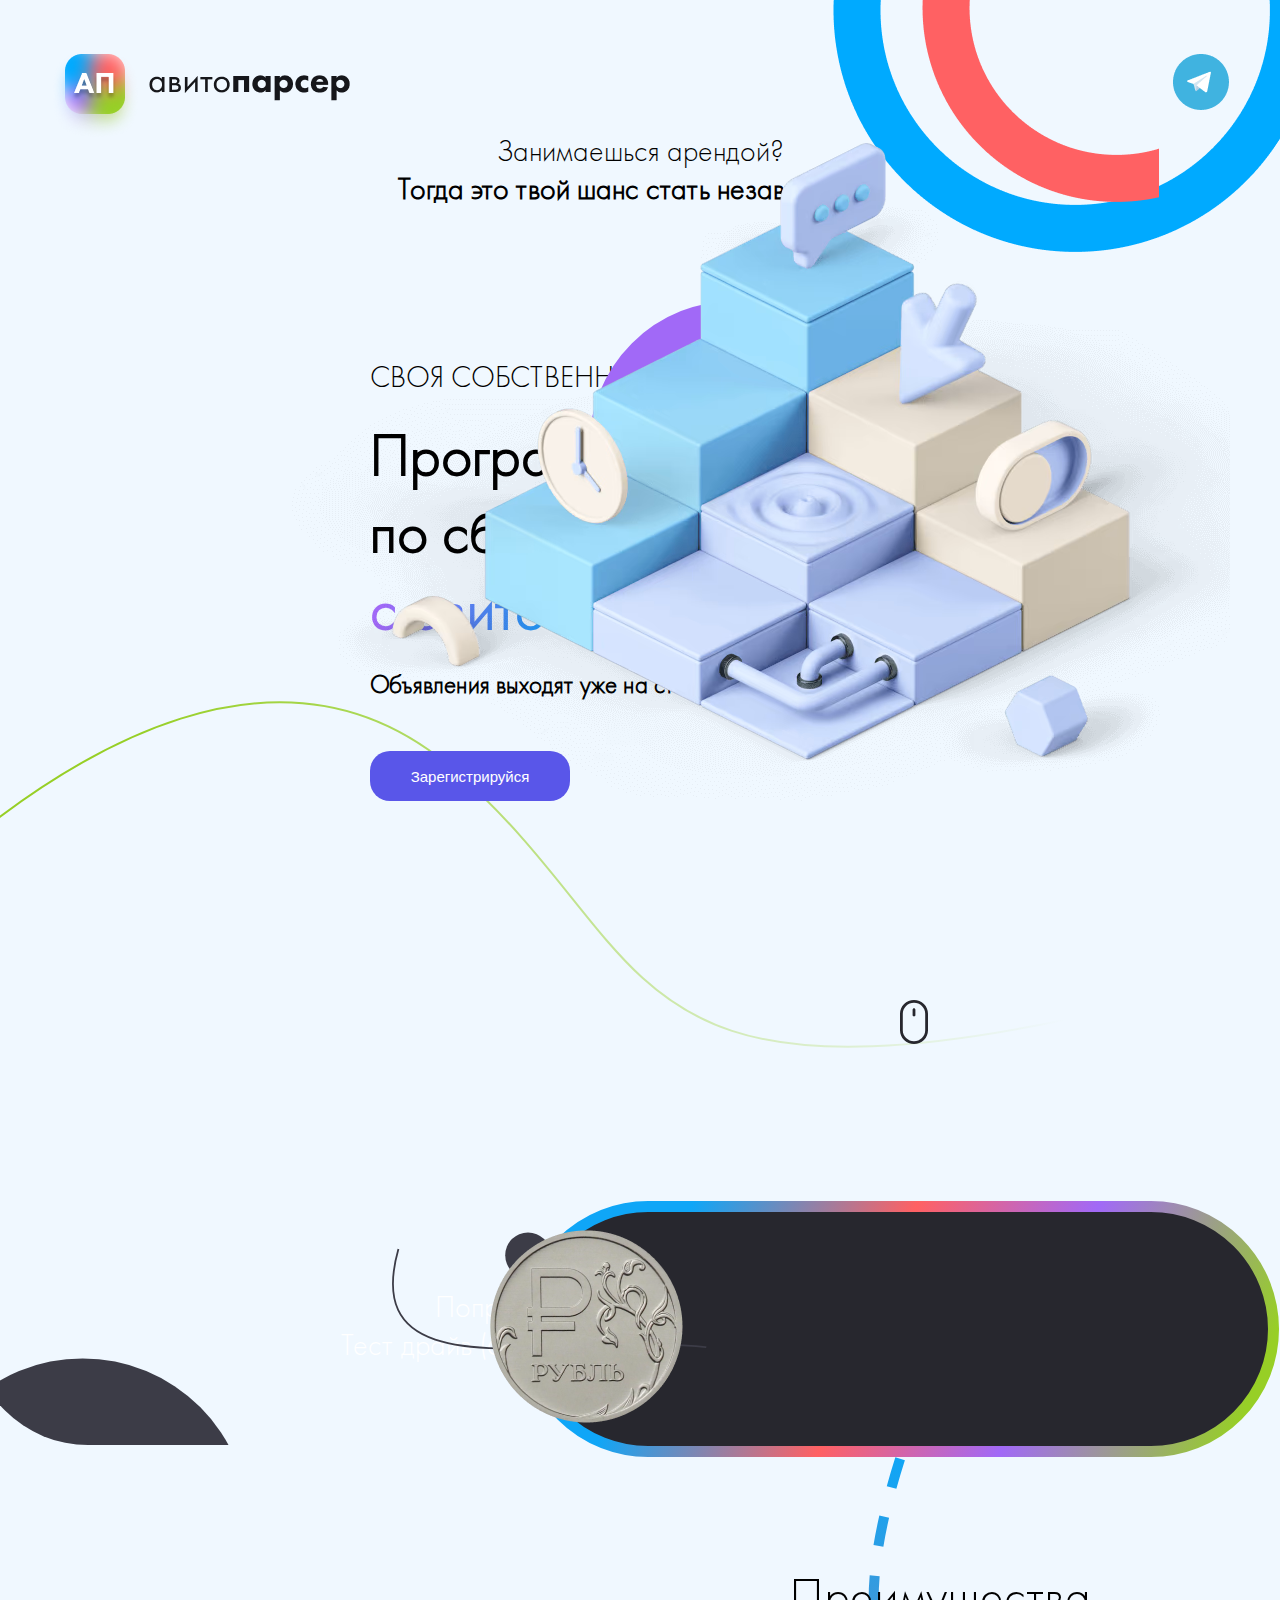
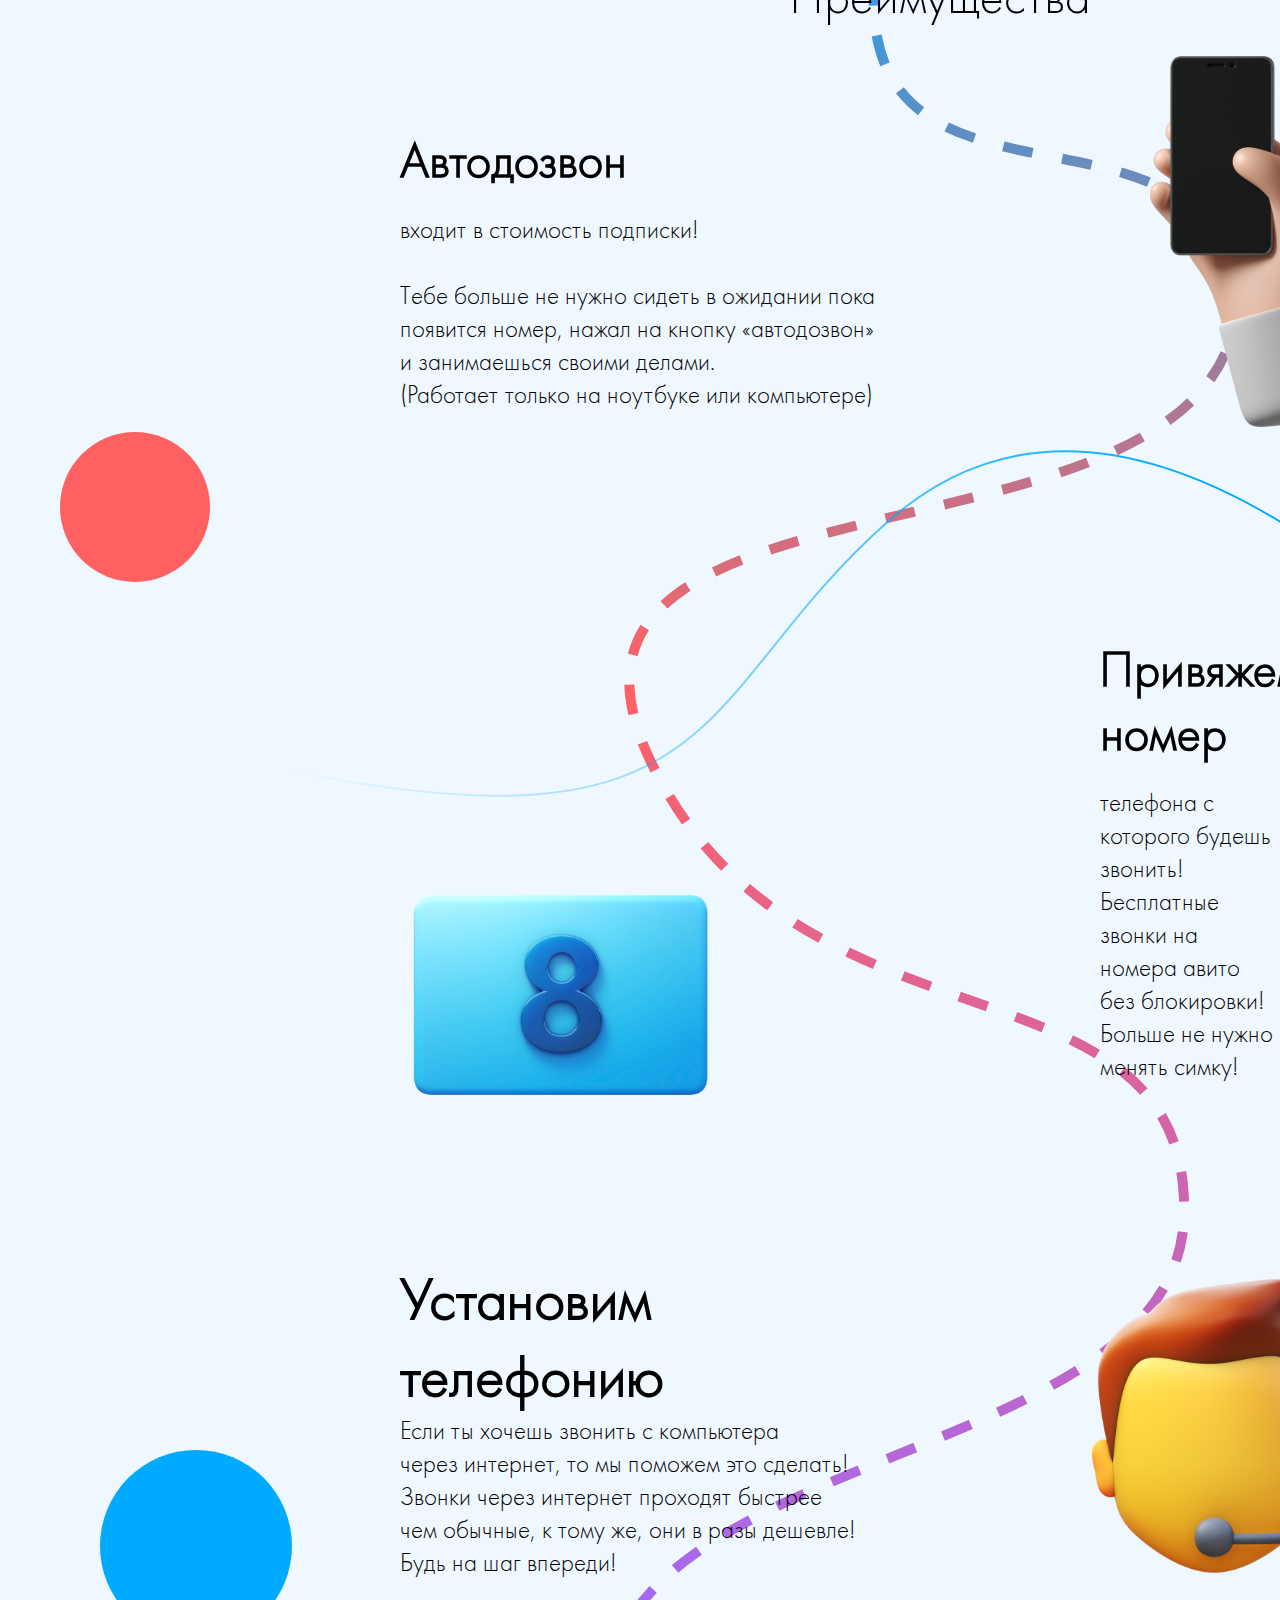
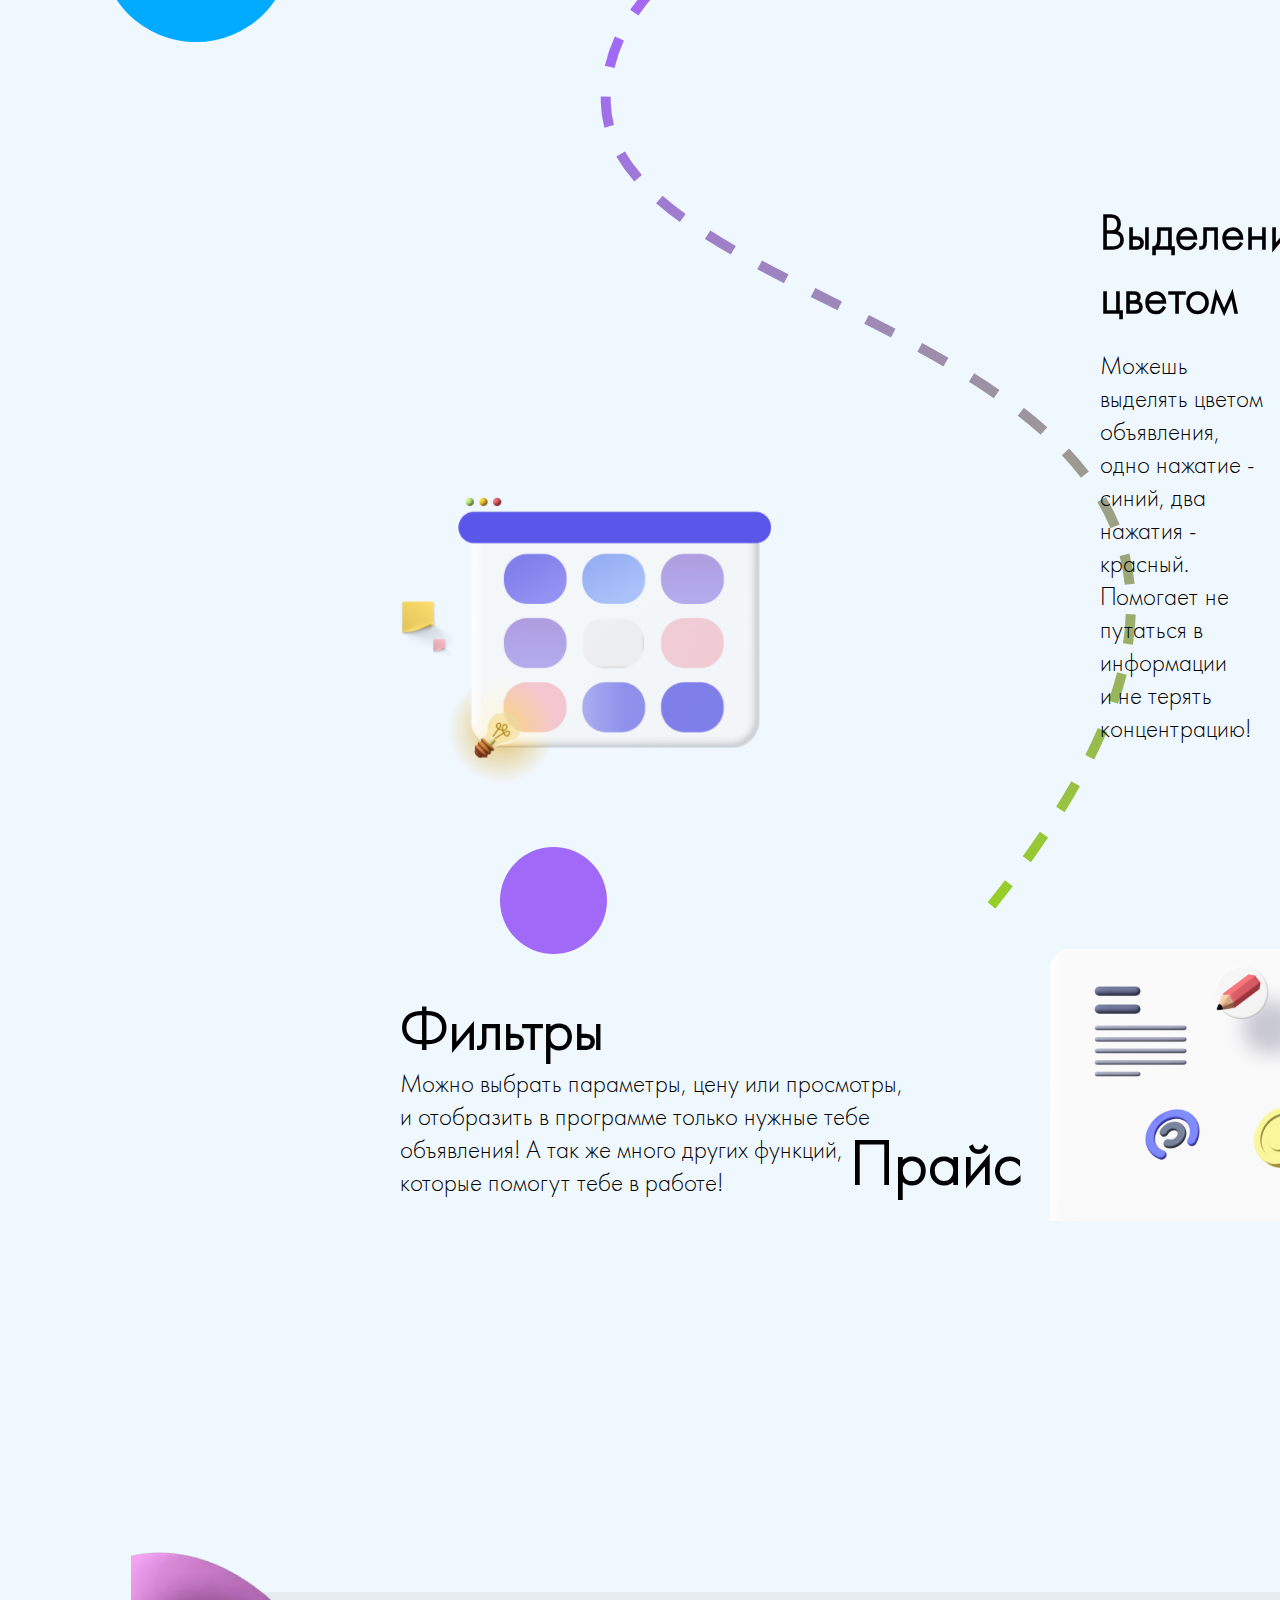
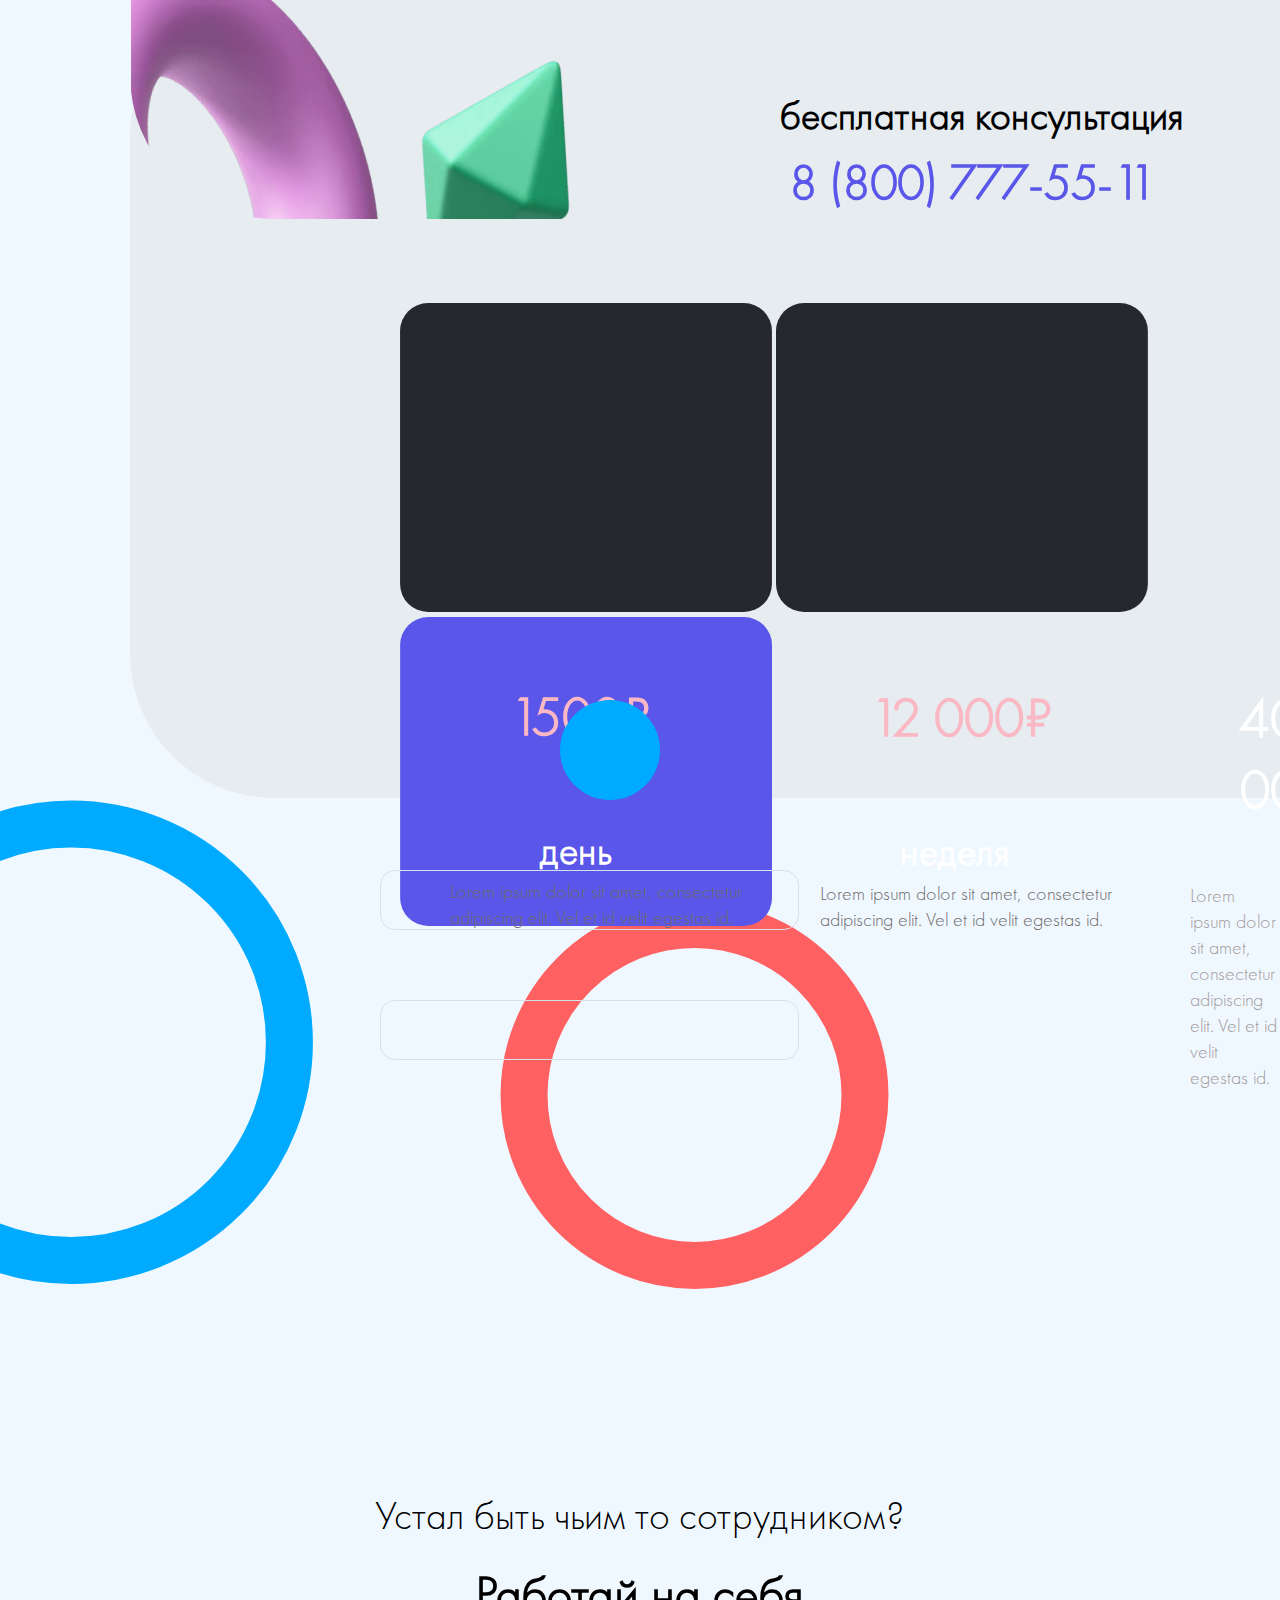
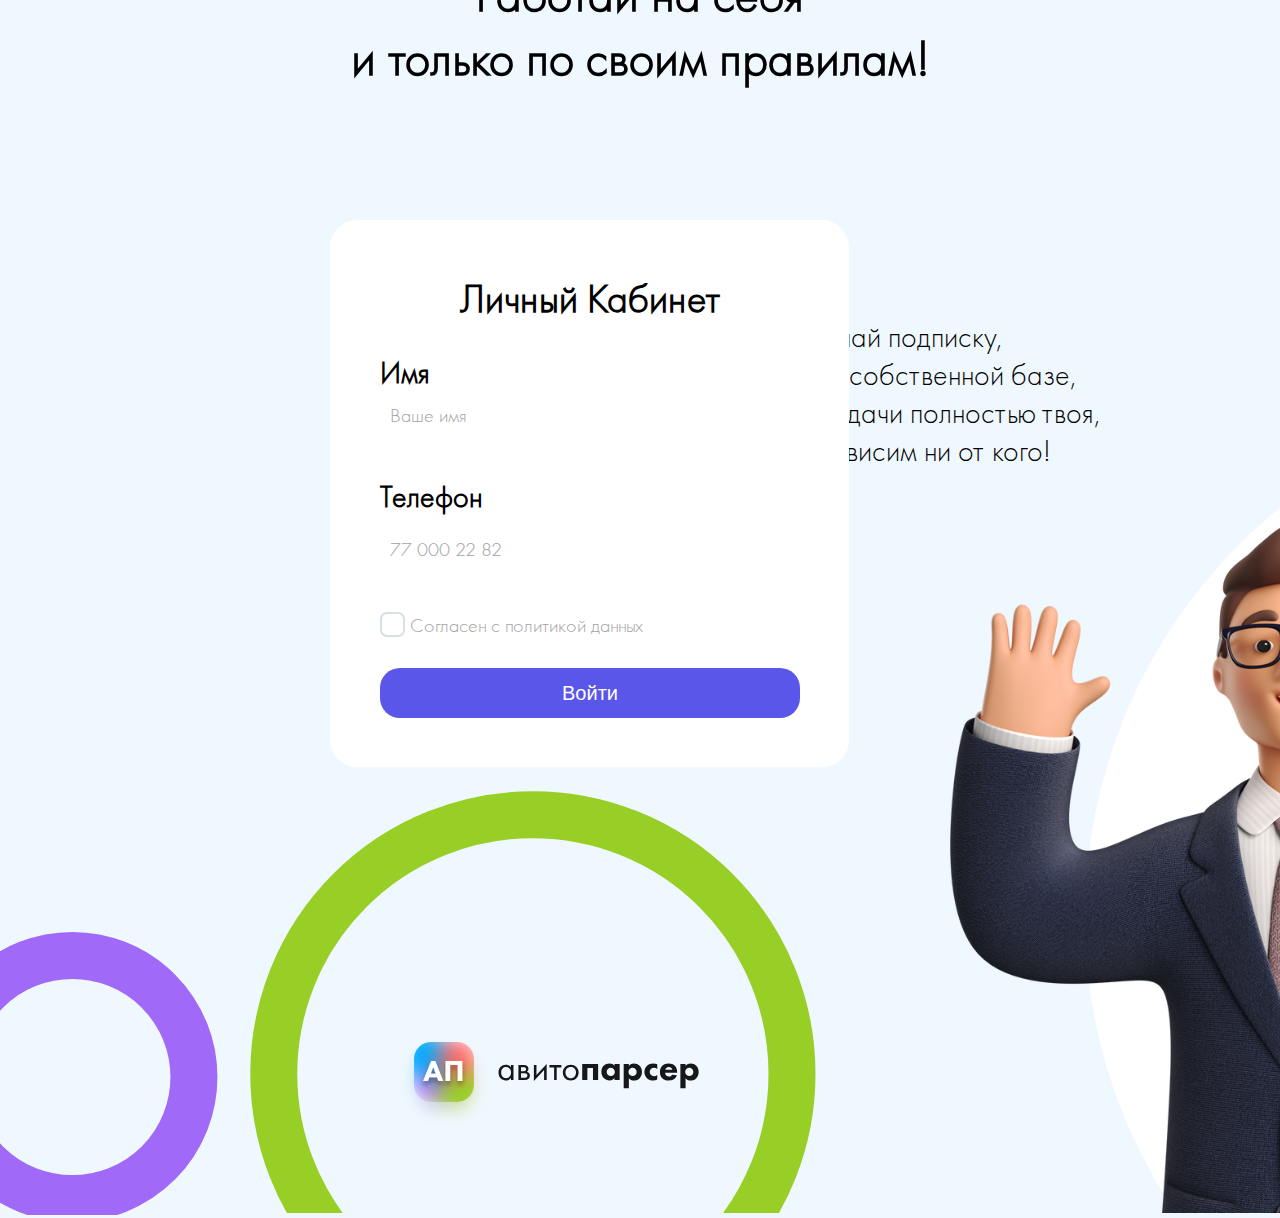
<file: index.html>
<!DOCTYPE html>
<html lang="en">
  <head>
    <meta charset="UTF-8" />
    <link rel="stylesheet" href="/css/style.css" />

    <meta http-equiv="X-UA-Compatible" content="IE=edge" />
    <meta name="viewport" content="width=device-width, initial-scale=1.0" />
    <title>Document</title>
  </head>

  <body>
    <header class="header-wrap">
      <img class="icon_heare" src="img/Топ.png" alt="" />
      <img class="img-k1" src="img/Ellipse 4.png" alt="" />
      <img class="img-k2" src="img/Ellipse 3.png" alt="" />
    </header>
    <section class="cbor_dan">
      <p class="text1">
        Занимаешься арендой? <br /><b>
          Тогда это твой шанс стать независимым!</b
        >
      </p>
      <p class="text2">СВОЯ СОБСТВЕННАЯ</p>
      <h1 class="text3">
        <b>Программа</b> <br />
        <b>по сбору данных</b>
      </h1>
      <h1 class="text4"><b> с авито</b></h1>
      <img class="k3" src="./elements/verxniy/krug zeleniy.svg" alt="" />
      <img class="k4" src="./elements/verxniy/krug fioletoviy.svg" alt="" />
      <img class="d3element" src="./elements/verxniy/3d element.svg" alt="" />
      <p class="text5"><b>Объявления выходят уже на стадии модерации. </b></p>
      <button class="btn1">Зарегистрируйся</button>
      <img class="line1" src="./elements/verxniy/Line.svg" alt="" />
      <img class="mishka" src="./elements/verxniy/mishka.svg" alt="" />
    </section>
    <div class="moneta">
      <img
        class="backmoneta"
        src="./elements/srednuiy.1/back.moneta.svg"
        alt=""
      />
      <img
        class="monbg"
        src="./elements/srednuiy.1/back.moneta.group.svg"
        alt=""
      />
      <img
        class="monbezf"
        src="./elements/srednuiy.1/Maneta.bezfon.png"
        alt=""
      />
      <p class="text6">
        Попробуй! <br />
        Тест драйв (60 минут) - 1₽
      </p>
    </div>
    <section class="section2">
      <p class="text7">Преимущества</p>
      <img class="line2" src="./elements/srednuiy.1/liniya.svg" alt="" />
      <h1 class="text8">Автодозвон</h1>
      <br />
      <h1 class="text9">
        входит в стоимость подписки! <br /><br />
        Тебе больше не нужно сидеть в ожидании пока <br />
        появится номер, нажал на кнопку <b>«автодозвон»</b> <br />и занимаешься
        своими делами. <br />(Работает только на ноутбуке или компьютере)
      </h1>
      <img class="ruka" src="./elements/srednuiy.1/ruka.tel.svg" alt="" />
      <img class="k5" src="./elements/srednuiy.1/krug.krasniy.svg" alt="" />
    </section>
    <section class="section3">
      <h1 class="text10">Привяжем номер</h1>
      <br />
      <p class="text11">
        телефона с которого будешь звонить! <br /><b>Бесплатные звонки </b>на
        номера авито <br /><b>без блокировки!</b> <br />Больше не нужно менять
        симку!
      </p>
      <img class="number8" src="./elements/sredniy.2/number.8.svg" alt="" />
      <h1 class="text12">
        Установим <br />
        телефонию
      </h1>
      <p class="text13">
        Если ты хочешь звонить с компьютера <br />через интернет, то мы поможем
        это сделать! <br />Звонки через интернет проходят
        <b
          >быстрее <br />
          чем обычные</b
        >, к тому же, <b>они в разы дешевле!</b> <br />
        Будь на шаг впереди!
      </p>
      <img class="operator" src="./elements/sredniy.2/operatop.svg" alt="" />
      <h1 class="text14">Выделение цветом</h1>
      <br />
      <img class="line3" src="./elements/sredniy.3/liniya.svg" alt="" />
      <p class="text15">
        Можешь <b>выделять цветом</b> объявления, <br />
        одно нажатие - синий, два нажатия - красный. <br />Помогает не путаться
        в информации <br />и не терять концентрацию!
      </p>
      <img class="kalendar" src="./elements/sredniy.3/kalendar.svg" alt="" />

      <h1 class="text16">Фильтры</h1>
      <p class="text17">
        Можно выбрать параметры, цену или просмотры, <br />и отобразить в
        программе только нужные тебе <br />объявления! А так же много других
        <b>функций,</b> <br />которые помогут тебе в работе!
      </p>
      <img class="zametka" src="./elements/sredniy.3/zametka.svg" alt="" />
    </section>
    <div class="k6">
      <img class="k6" src="./elements/sredniy.2/krug.siniy.svg" alt="" />
    </div>
    <div class="k7">
      <img class="k7" src="./elements/sredniy.3/k7.svg" alt="" />
    </div>
    <div class="k8">
      <img class="k8" src="./elements/sredniy.3/k8.svg" alt="" />
    </div>
    <section class="section4">
      <h1 class="text18">Прайс</h1>
      <h1 class="text19">бесплатная консультация</h1>
      <h1 class="text20">8 (800) 777-55-11</h1>
      <img class="cardbg" src="./elements/nijniy.1/back.svg" alt="" />
      <img class="cardbg2" src="./elements/nijniy.1/back.gruop.svg" alt="" />
      <div class="cards">
        <img class="card1" src="./elements/nijniy.1/card.black.svg" alt="" />
        <img class="card2" src="./elements/nijniy.1/card2.svg" alt="" />
        <img class="card3" src="./elements/nijniy.1/card.siniy.svg" alt="" />
      </div>
      <h1 class="price1">1500₽</h1>
      <h1 class="price2">12 000₽</h1>
      <h1 class="price3">40 000₽</h1>
      <h4 class="price4">день</h4>
      <h4 class="price5">неделя</h4>
      <h4 class="price6">месяц</h4>
      <p class="lorem1">
        Lorem ipsum dolor sit amet, consectetur <br />
        adipiscing elit. Vel et id velit egestas id.
      </p>
      <p class="lorme2">
        Lorem ipsum dolor sit amet, consectetur <br />
        adipiscing elit. Vel et id velit egestas id.
      </p>
      <p class="lorem3">
        Lorem ipsum dolor sit amet, consectetur <br />
        adipiscing elit. Vel et id velit egestas id.
      </p>
    </section>
    <section class="section5">
      <h1 class="text21">Устал быть чьим то сотрудником?</h1>
      <br />
      <h1 class="text22">Работай на себя <br />и только по своим правилам!</h1>
      <img
        class="buisnessbg"
        src="./elements/nijniy.2/back.buisnes.svg"
        alt=""
      />
      <img class="buisness" src="./elements/nijniy.2/buisnessman.svg" alt="" />
      <h1 class="text23">
        Покупай подписку, <br />
        работай по собственной базе, <br />
        комиссия от сдачи полностью твоя, <br />
        будь независим ни от кого!
      </h1>
      <img class="k9" src="./elements/nijniy.2/!.svg" alt="" />
      <img
        class="loginbg"
        src="./elements/nijniy.2/background.login.svg"
        alt=""
      />
      <h1 class="text24">Личный Кабинет</h1>
      <h1 class="text25">Имя</h1>
      <h1 class="text26">Ваше имя</h1>
      <h1 class="text27">Телефон</h1>
      <h1 class="text28">77 000 22 82</h1>
      <img class="remember" src="./elements/nijniy.2/remember me.svg" alt="" />
      <h1 class="text29">Согласен с политикой данных</h1>
      <button class="btn2">Войти</button>

      <img class="login" src="./elements/nijniy.2/login.svg" alt="" />
      <img class="password" src="./elements/nijniy.2/password.svg" alt="" />
      <img class="circle k10" src="./elements/nijniy.2/k.z.svg" alt="" />
      <img class="circle k11" src="./elements/nijniy.2/k.f.svg" alt="" />
      <img class="circle k12" src="./elements/nijniy.2/k.s.svg" alt="" />
      <img class="circle k13" src="./elements/nijniy.2/k.k.svg" alt="" />
      <img class="logo" src="./elements/nijniy.1/logo.svg" alt="" />
    </section>
  </body>
</html>
</file>
<file: css/style.css>
@import url(./fonts.css);

* {
  margin: 0;
  padding: 0;
  box-sizing: border-box;
}
body {
  background-color: aliceblue;
  font-family: "Futura";
}

.header-wrap {
  display: flex;
  justify-content: center;
}

.icon_heare {
  position: absolute;
  margin-top: 50px;
}

.img-k1 {
  margin-left: 870px;
}

.img-k2 {
  position: absolute;
  margin-left: 801px;
}
.text1 {
  margin-top: -120px;

  text-align: center;

  font-size: 30px;
}

.text2 {
  margin-top: 150px;
  margin-left: 370px;
  font-size: 30px;
}
.text3 {
  margin-left: 370px;
  margin-top: 20px;
  font-size: 60px;
}
.k4 {
  position: absolute;
  top: 300px;
  right: 400px;
}
.text4 {
  margin-left: 370px;
  margin-top: 0px;
  font-size: 60px;

  background: linear-gradient(
    95.98deg,
    #a169f7 1.6%,
    #00aaff 24.24%,
    #ff6163 50.71%,
    #97cf26 68.48%
  );
  -webkit-background-clip: text;
  -webkit-text-fill-color: transparent;
  background-clip: text;
}
.k3 {
  margin-top: -400px;
  margin-left: 1525px;
}
.d3element {
  position: absolute;
  top: 105px;
  right: 50px;
}

.text5 {
  font-size: 25px;

  margin-top: -150px;
  margin-left: 370px;
}
.btn1 {
  width: 200px;
  height: 50px;
  font-size: 15px;

  border-radius: 20px;
  border: none;

  margin-top: 50px;
  margin-left: 370px;

  color: white;
  background-color: #5956e9;
}
.line1 {
  position: absolute;
  left: 0;
  z-index: -1;
}

.mishka {
  position: absolute;
  left: 900px;
  top: 1000px;
}
.moneta {
  margin-top: 400px;
  margin-left: 520px;
}

.monbg {
  position: absolute;
  right: 572px;
  top: 1211px;
}
.monbezf {
  position: absolute;
  right: 597px;
  top: 1230px;
}
.text6 {
  margin-left: -800px;
  margin-top: -175px;
  font-size: 30px;
  text-align: center;
  color: white;
}
.line2 {
  position: absolute;
  top: 1400px;
  left: 600px;
  z-index: -1;
}
.text7 {
  margin-left: 790px;
  margin-top: 200px;

  font-size: 50px;
}
.text8 {
  font-size: 50px;
  margin-left: 400px;
  margin-top: 100px;
}
.text9 {
  font-weight: 100;
  font-size: 25px;

  margin-left: 400px;
}
.ruka {
  margin-top: -500px;
  margin-left: 1150px;
}
.k5 {
  margin-left: 60px;
}
.text10 {
  margin-left: 1100px;
  margin-top: 50px;

  font-size: 50px;
}
.text11 {
  margin-left: 1100px;

  font-size: 25px;
  font-weight: 100;
}

.number8 {
  margin-top: -250px;
  margin-left: 400px;
}
.text12 {
  font-size: 60px;

  margin-left: 400px;
  margin-top: 100px;
}
.text13 {
  font-weight: 100;
  font-size: 25px;

  margin-left: 400px;
}
.operator {
  margin-top: -500px;
  margin-left: 1050px;
}
.text14 {
  margin-left: 1100px;
  margin-top: 200px;

  font-size: 50px;
}
.text15 {
  margin-left: 1100px;

  font-size: 25px;
  font-weight: 100;
}
.kalendar {
  margin-top: -250px;
  margin-left: 400px;
}
.text16 {
  font-size: 60px;

  margin-left: 400px;
  margin-top: 200px;
}
.text17 {
  font-weight: 100;
  font-size: 25px;

  margin-left: 400px;
}
.zametka {
  margin-top: -250px;
  margin-left: 1050px;
}
.k6 {
  margin-top: -1200px;
  margin-left: 50px;
}
.k7 {
  margin-top: 400px;
  margin-left: 250px;
}
.k8 {
  margin-top: 50px;
  margin-left: 750px;
}
.line3 {
  position: absolute;
  right: 0;
  top: 2050px;
  z-index: -1;
}
.cardbg {
  margin-top: 300px;
  margin-left: 130px;
}

.cardbg2 {
  position: absolute;
  top: 4213px;
  left: 130px;
}
.cards {
  margin-top: -500px;
  margin-left: 400px;
}
.price1 {
  margin-top: -250px;
  font-size: 55px;
  margin-left: 510px;
  color: #fab8c4;
}
.price2 {
  margin-top: -70px;
  margin-left: 870px;
  font-size: 55px;
  color: #fab8c4;
}
.price3 {
  color: white;
  margin-top: -70px;
  margin-left: 1240px;
  font-size: 55px;
}
.price4 {
  margin-left: 540px;
  font-size: 40px;
  color: white;
}
.price5 {
  margin-top: -50px;
  margin-left: 900px;
  font-size: 40px;
  color: white;
}
.price6 {
  margin-top: -50px;
  margin-left: 1290px;
  font-size: 40px;
  color: white;
}
.lorem1 {
  font-size: 20px;
  margin-left: 450px;
  color: rgb(112, 109, 109);
}
.lorme2 {
  font-size: 20px;
  margin-left: 820px;
  margin-top: -50px;
  color: rgb(112, 109, 109);
}
.lorem3 {
  font-size: 20px;
  margin-left: 1190px;
  margin-top: -50px;
  color: rgb(164, 156, 156);
}
.text18 {
  position: absolute;
  left: 850px;
  top: 4320px;

  font-size: 65px;
}
.text19 {
  position: absolute;
  left: 780px;
  top: 4890px;

  font-size: 40px;
}
.text20 {
  position: absolute;
  left: 790px;
  top: 4950px;

  font-size: 50px;
  color: #5956e9;
}
.text21 {
  margin-top: 400px;

  text-align: center;
  font-size: 40px;
  font-weight: 100;
}
.text22 {
  font-size: 50px;
  text-align: center;
}
.buisnessbg {
  margin-top: 300px;
  margin-left: 1085px;
}
.buisness {
  margin-left: 950px;
  margin-top: -900px;
}
/* .text23 {
  font-size: 30px;
  position: absolute;
  font-weight: 100;
  left: 1000px;
  text-align: center;
} */
.text23 {
  margin-top: -900px;
  margin-left: 500px;
  font-weight: 100;
  font-size: 30px;
  text-align: center;
}
.k9 {
  position: absolute;
  top: 5500px;
  right: 620px;
}
.loginbg {
  margin-left: 330px;
  margin-top: -250px;
}
.login {
  top: 5670px;
  position: absolute;
  z-index: 1;
  left: 380px;
}
.password {
  top: 5800px;
  position: absolute;
  left: 380px;
  z-index: 1;
}
.text24 {
  margin-top: -500px;
  margin-left: 460px;
  font-size: 40px;
}
.text25 {
  margin-top: 30px;
  margin-left: 380px;
  font-size: 30px;
}
.text26 {
  margin-top: 10px;
  margin-left: 390px;
  font-size: 20px;
  color: rgb(164, 162, 162);
  font-weight: 100;
}
.text27 {
  margin-top: 50px;
  margin-left: 380px;
  font-size: 30px;
}
.text28 {
  margin-top: 20px;
  margin-left: 390px;
  font-size: 20px;
  color: rgb(164, 162, 162);
  font-weight: 100;
}
.remember {
  margin-left: 380px;
  margin-top: 50px;
}
.text29 {
  margin-top: -30px;
  margin-left: 410px;
  font-size: 20px;
  color: rgb(164, 162, 162);
  font-weight: 100;
}
.btn2 {
  color: white;
  width: 420px;
  height: 50px;
  margin-left: 380px;
  margin-top: 30px;
  border-radius: 20px;
  font-size: 20px;
  background-color: #5956e9;
  border: none;
}

.circle {
  position: absolute;
}

.k10 {
  margin-top: 153px;
  left: 250px;
}
.k11 {
  left: 0;
  margin-top: 293px;
}
.k12 {
  left: 0;
  top: 5600px;
}
.k13 {
  left: 500px;
  top: 5700px;
  z-index: -1;
}
.logo {
  position: absolute;
  margin-top: 400px;
  left: 400px;
}
</file>
